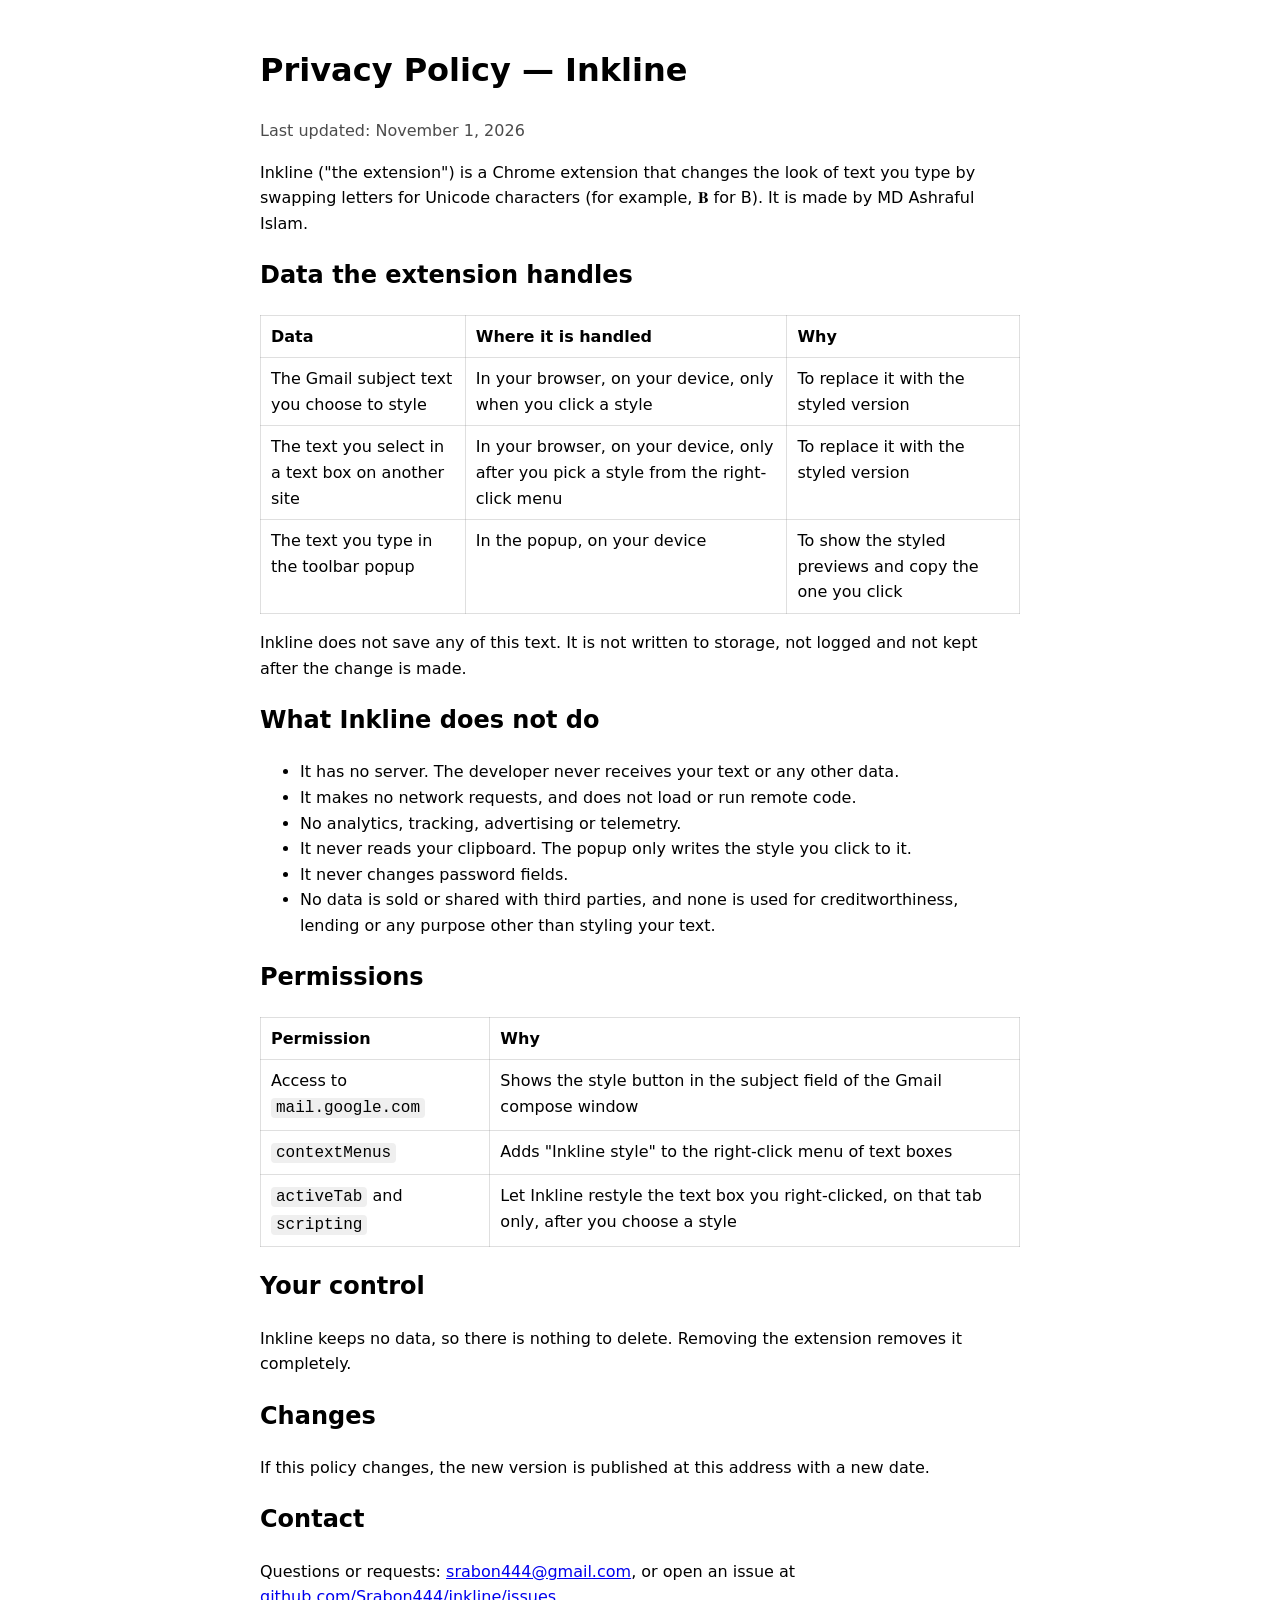
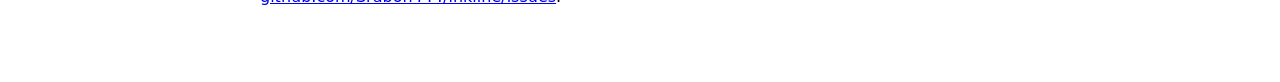
<file: index.html>
<!doctype html>
<html lang="en">
<head>
<meta charset="utf-8">
<meta name="viewport" content="width=device-width, initial-scale=1">
<title>Privacy Policy — Inkline</title>
<style>
  :root { color-scheme: light dark; }
  body { font: 16px/1.6 system-ui, sans-serif; max-width: 760px; margin: 0 auto; padding: 24px 16px 64px; }
  table { border-collapse: collapse; width: 100%; }
  th, td { border: 1px solid #8884; padding: 8px 10px; text-align: left; vertical-align: top; }
  code { background: #8882; padding: 1px 5px; border-radius: 4px; }
  .muted { opacity: .7; }
</style>
</head>
<body>
<h1>Privacy Policy — Inkline</h1>
<p class="muted">Last updated: November 1, 2026</p>

<p>Inkline ("the extension") is a Chrome extension that changes the look of text you type by
swapping letters for Unicode characters (for example, 𝐁 for B). It is made by MD Ashraful Islam.</p>

<h2>Data the extension handles</h2>
<table>
<tr><th>Data</th><th>Where it is handled</th><th>Why</th></tr>
<tr><td>The Gmail subject text you choose to style</td><td>In your browser, on your device, only when you click a style</td><td>To replace it with the styled version</td></tr>
<tr><td>The text you select in a text box on another site</td><td>In your browser, on your device, only after you pick a style from the right-click menu</td><td>To replace it with the styled version</td></tr>
<tr><td>The text you type in the toolbar popup</td><td>In the popup, on your device</td><td>To show the styled previews and copy the one you click</td></tr>
</table>
<p>Inkline does not save any of this text. It is not written to storage, not logged and not kept after the change is made.</p>

<h2>What Inkline does not do</h2>
<ul>
<li>It has no server. The developer never receives your text or any other data.</li>
<li>It makes no network requests, and does not load or run remote code.</li>
<li>No analytics, tracking, advertising or telemetry.</li>
<li>It never reads your clipboard. The popup only writes the style you click to it.</li>
<li>It never changes password fields.</li>
<li>No data is sold or shared with third parties, and none is used for creditworthiness, lending or any purpose other than styling your text.</li>
</ul>

<h2>Permissions</h2>
<table>
<tr><th>Permission</th><th>Why</th></tr>
<tr><td>Access to <code>mail.google.com</code></td><td>Shows the style button in the subject field of the Gmail compose window</td></tr>
<tr><td><code>contextMenus</code></td><td>Adds "Inkline style" to the right-click menu of text boxes</td></tr>
<tr><td><code>activeTab</code> and <code>scripting</code></td><td>Let Inkline restyle the text box you right-clicked, on that tab only, after you choose a style</td></tr>
</table>

<h2>Your control</h2>
<p>Inkline keeps no data, so there is nothing to delete. Removing the extension removes it completely.</p>

<h2>Changes</h2>
<p>If this policy changes, the new version is published at this address with a new date.</p>

<h2>Contact</h2>
<p>Questions or requests: <a href="mailto:srabon444@gmail.com">srabon444@gmail.com</a>, or open an issue at
<a href="https://github.com/Srabon444/inkline/issues">github.com/Srabon444/inkline/issues</a>.</p>
</body>
</html>
</file>
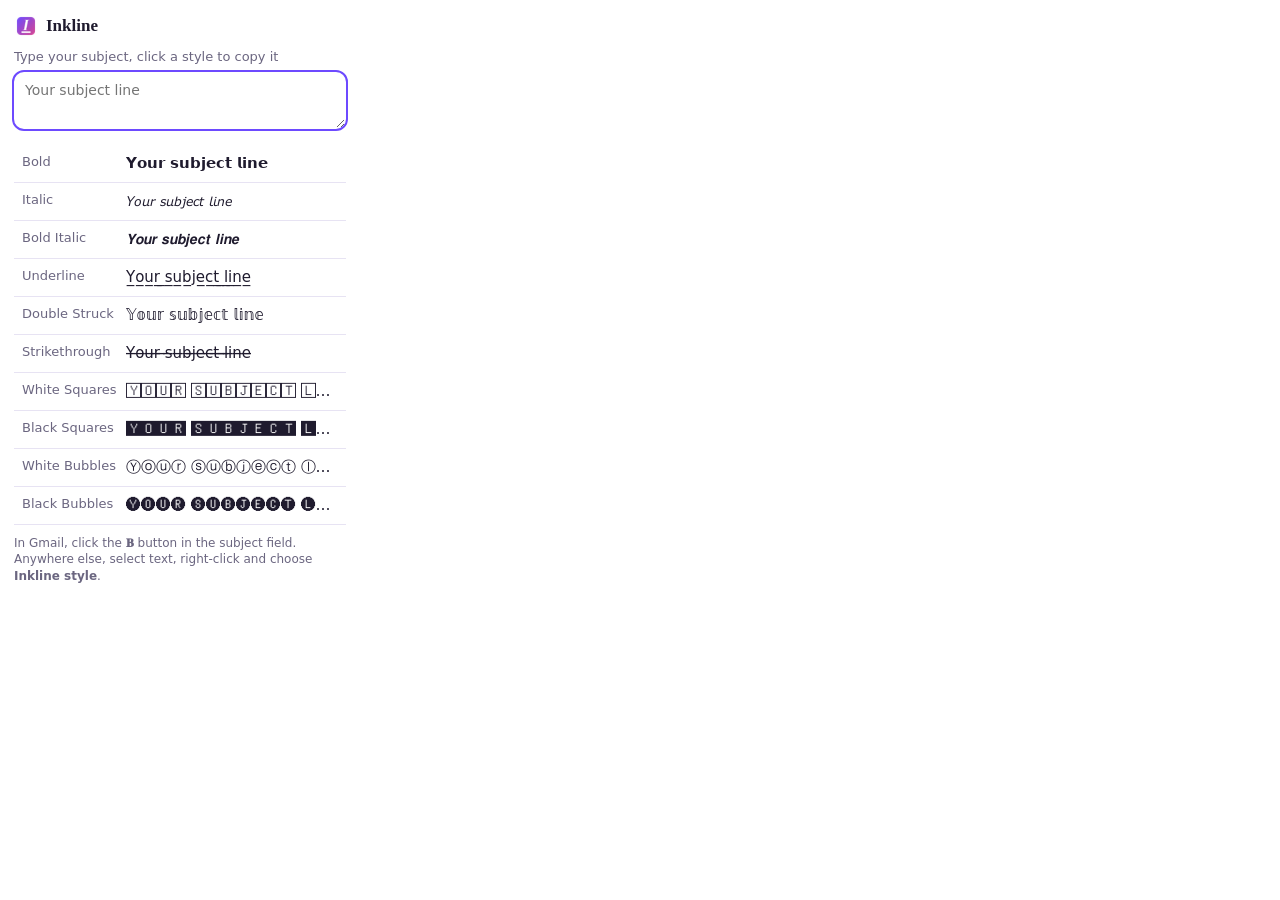
<file: popup.html>
<!doctype html>
<html lang="en">
  <head>
    <meta charset="utf-8" />
    <title>Inkline</title>
    <link rel="stylesheet" href="popup.css" />
  </head>
  <body>
    <header>
      <img src="icons/icon32.png" alt="" width="24" height="24" />
      <h1>Inkline</h1>
    </header>
    <label for="text">Type your subject, click a style to copy it</label>
    <textarea id="text" rows="2" maxlength="300" placeholder="Your subject line" autofocus></textarea>
    <ul id="list"></ul>
    <footer>
      In Gmail, click the <b>𝐁</b> button in the subject field. Anywhere else, select text, right-click and choose
      <b>Inkline style</b>.
    </footer>
    <script src="styles.js"></script>
    <script src="popup.js"></script>
  </body>
</html>
</file>
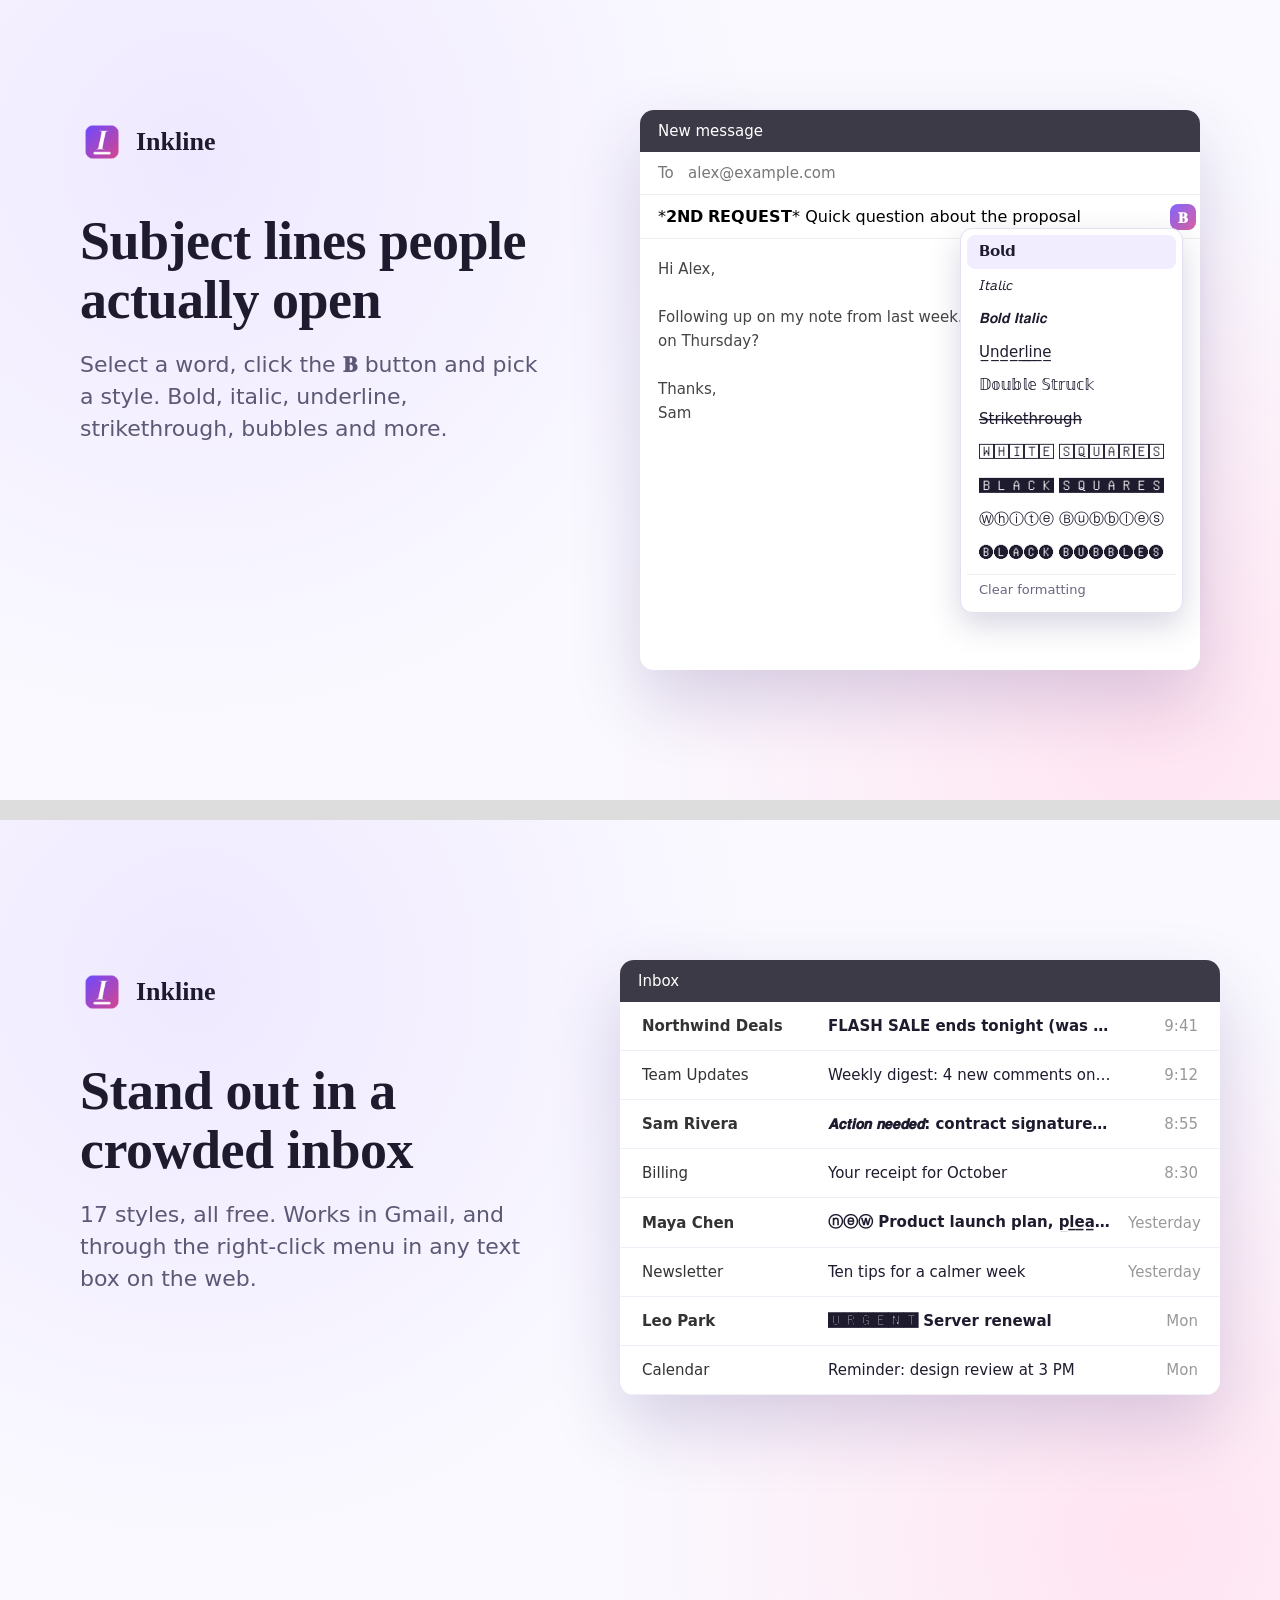
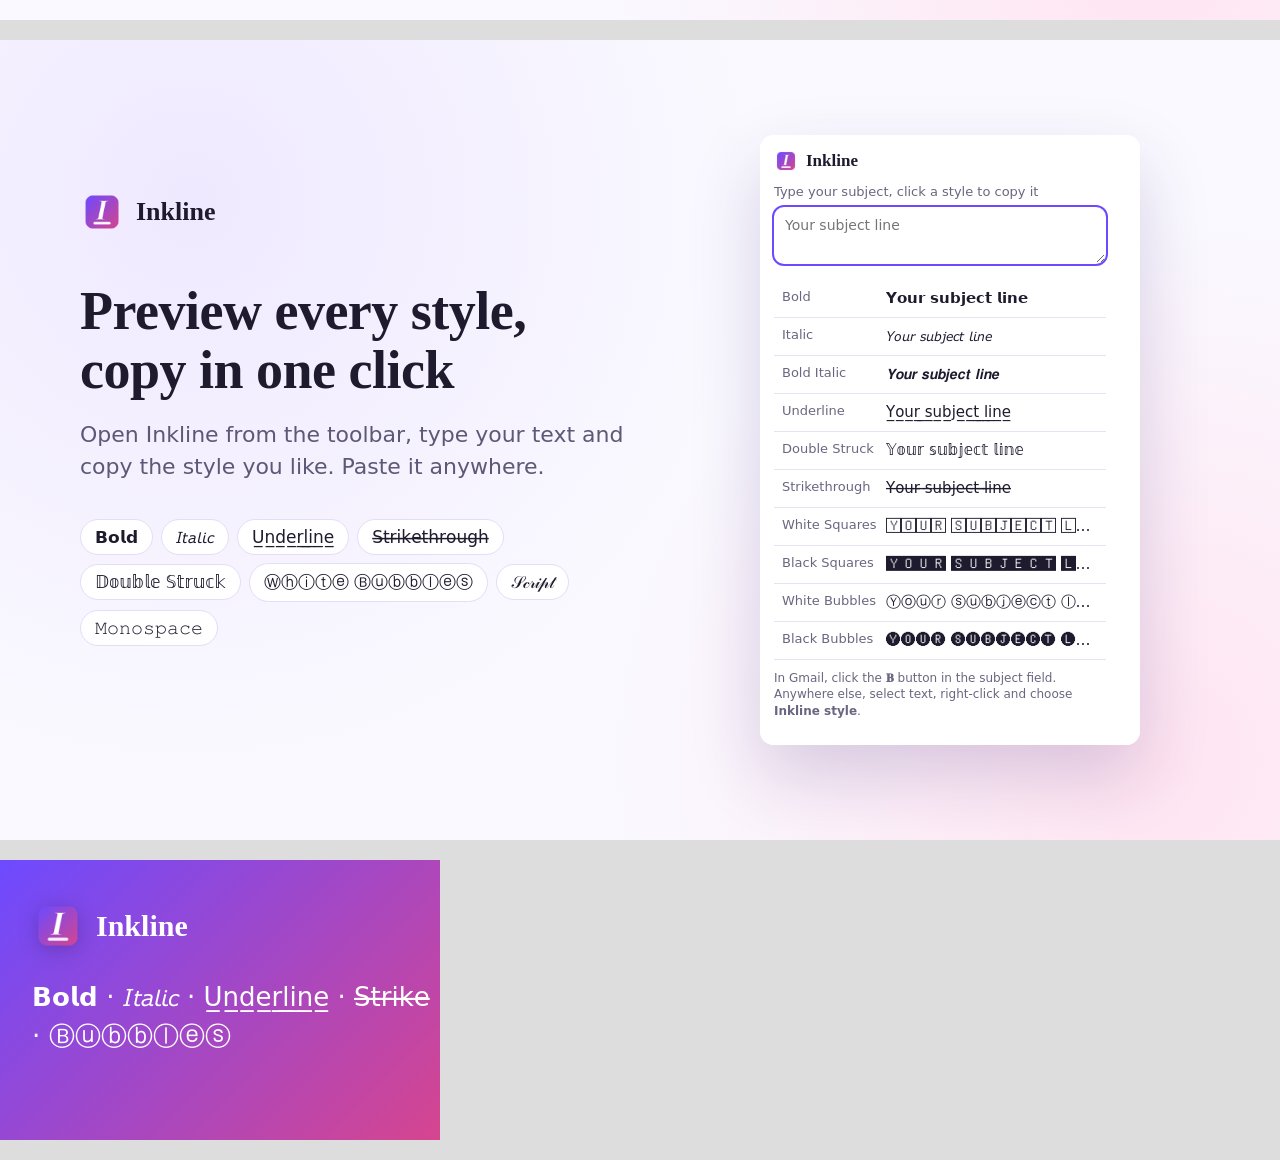
<file: tools/store-assets.html>
<!doctype html>
<html lang="en">
<head>
<meta charset="utf-8">
<link rel="stylesheet" href="../content.css">
<style>
  body { margin: 0; background: #ddd; font-family: system-ui, sans-serif; color: #1f1b2e; }
  .shot { width: 1280px; height: 800px; position: relative; overflow: hidden; margin-bottom: 20px;
    background: radial-gradient(circle at 15% 20%, #efe9ff 0, transparent 45%), radial-gradient(circle at 90% 90%, #ffe4f1 0, transparent 40%), #faf9ff; }
  .tile { width: 440px; height: 280px; position: relative; overflow: hidden; margin-bottom: 20px;
    background: linear-gradient(135deg, #6d4aff, #d6458f); color: #fff; }
  h1 { font: 700 54px/1.1 Georgia, serif; margin: 0 0 18px; letter-spacing: -0.5px; }
  p.lead { font-size: 22px; color: #5d5875; margin: 0; line-height: 1.45; }
  .copy { position: absolute; left: 80px; top: 120px; width: 470px; }
  .brand { display: flex; align-items: center; gap: 12px; font: 600 26px Georgia, serif; margin-bottom: 48px; }
  .brand img { width: 44px; height: 44px; }
  .win { position: absolute; background: #fff; border-radius: 14px; box-shadow: 0 30px 70px rgba(50, 30, 110, .18); overflow: hidden; }
  .win .bar { background: #3c3a47; color: #fff; padding: 12px 18px; font-size: 15px; }
  .row { border-bottom: 1px solid #eee; padding: 12px 18px; font-size: 15px; color: #777; }
  .subject-wrap { position: relative; }
  .subject-wrap input { width: 100%; box-sizing: border-box; border: 0; border-bottom: 1px solid #eee; padding: 12px 18px; font: 16px system-ui, sans-serif; outline: none; }
  .body { padding: 18px; font-size: 15px; color: #444; line-height: 1.6; }
  .inkline-menu { position: absolute; }
  .mail { display: grid; grid-template-columns: 170px 1fr 70px; gap: 16px; padding: 15px 22px; border-bottom: 1px solid #f0eef6; font-size: 15px; align-items: center; }
  .mail.unread { font-weight: 600; }
  .mail .from { color: #333; } .mail .subj { white-space: nowrap; overflow: hidden; text-overflow: ellipsis; } .mail .time { color: #999; text-align: right; font-weight: 400; }
  .pill { display: inline-block; margin: 8px 8px 0 0; padding: 7px 14px; border-radius: 99px; background: #fff; border: 1px solid #e3ddf7; font-size: 17px; }
</style>
</head>
<body>
<section class="shot" id="shot1">
  <div class="copy">
    <div class="brand"><img src="../icons/icon128.png" alt=""> Inkline</div>
    <h1>Subject lines people actually open</h1>
    <p class="lead">Select a word, click the <b>𝐁</b> button and pick a style. Bold, italic, underline, strikethrough, bubbles and more.</p>
  </div>
  <div class="win" style="left:640px;top:110px;width:560px;height:560px">
    <div class="bar">New message</div>
    <div class="row">To&nbsp;&nbsp; alex@example.com</div>
    <div class="subject-wrap"><input class="inkline-input" data-text="*2ND REQUEST* Quick question about the proposal" data-bold="1,12"><button class="inkline-btn">𝐁</button></div>
    <div class="body">Hi Alex,<br><br>Following up on my note from last week. Do you have five minutes on Thursday?<br><br>Thanks,<br>Sam</div>
  </div>
  <div class="inkline-menu" id="menu1" style="left:960px;top:228px"></div>
</section>

<section class="shot" id="shot2">
  <div class="copy" style="top:150px">
    <div class="brand"><img src="../icons/icon128.png" alt=""> Inkline</div>
    <h1>Stand out in a crowded inbox</h1>
    <p class="lead">17 styles, all free. Works in Gmail, and through the right-click menu in any text box on the web.</p>
  </div>
  <div class="win" style="left:620px;top:140px;width:600px">
    <div class="bar">Inbox</div>
    <div id="inbox"></div>
  </div>
</section>

<section class="shot" id="shot3">
  <div class="copy" style="top:150px;width:560px">
    <div class="brand"><img src="../icons/icon128.png" alt=""> Inkline</div>
    <h1>Preview every style, copy in one click</h1>
    <p class="lead">Open Inkline from the toolbar, type your text and copy the style you like. Paste it anywhere.</p>
    <div id="pills" style="margin-top:28px"></div>
  </div>
  <div class="win" style="left:760px;top:95px;width:380px;height:610px">
    <iframe src="../popup.html" style="width:380px;height:610px;border:0"></iframe>
  </div>
</section>

<section class="tile" id="tile">
  <div style="position:absolute;left:32px;top:40px">
    <div style="display:flex;align-items:center;gap:12px;font:600 30px Georgia,serif"><img src="../icons/icon128.png" style="width:52px;height:52px;filter:drop-shadow(0 4px 10px rgba(0,0,0,.2))" alt=""> Inkline</div>
    <div id="tileText" style="margin-top:26px;font-size:26px;line-height:1.5"></div>
  </div>
</section>

<script src="../styles.js"></script>
<script>
  const A = Inkline.apply;
  const input = document.querySelector('.subject-wrap input');
  input.value = '*' + A('bold', '2ND REQUEST') + '* Quick question about the proposal';

  const menu = document.getElementById('menu1');
  for (const s of [...Inkline.STYLES.slice(0, 10), { id: 'clear', name: 'Clear formatting' }]) {
    const b = document.createElement('button');
    b.className = 'inkline-item' + (s.id === 'clear' ? ' inkline-clear' : '');
    b.textContent = s.id === 'clear' ? s.name : A(s.id, s.name);
    if (s.id === 'bold') b.style.background = '#f1edff';
    menu.append(b);
  }

  const mails = [
    ['Northwind Deals', A('bold', 'FLASH SALE') + ' ends tonight (was $' + A('strike', '200') + ', now ' + A('bold', '$49') + ')', '9:41'],
    ['Team Updates', 'Weekly digest: 4 new comments on your doc', '9:12'],
    ['Sam Rivera', A('boldItalic', 'Action needed:') + ' contract signature by Friday', '8:55'],
    ['Billing', 'Your receipt for October', '8:30'],
    ['Maya Chen', A('whiteBubbles', 'new') + ' Product launch plan, ' + A('underline', 'please review'), 'Yesterday'],
    ['Newsletter', 'Ten tips for a calmer week', 'Yesterday'],
    ['Leo Park', A('blackSquares', 'URGENT') + ' Server renewal', 'Mon'],
    ['Calendar', 'Reminder: design review at 3 PM', 'Mon'],
  ];
  document.getElementById('inbox').innerHTML = mails.map(([f, s, t], i) =>
    `<div class="mail ${[0, 2, 4, 6].includes(i) ? 'unread' : ''}"><span class="from"></span><span class="subj"></span><span class="time">${t}</span></div>`).join('');
  document.querySelectorAll('#inbox .mail').forEach((el, i) => { el.querySelector('.from').textContent = mails[i][0]; el.querySelector('.subj').textContent = mails[i][1]; });

  document.getElementById('pills').append(...['bold', 'italic', 'underline', 'strike', 'doubleStruck', 'whiteBubbles', 'script', 'mono'].map((id) =>
    Object.assign(document.createElement('span'), { className: 'pill', textContent: A(id, Inkline.STYLES.find((s) => s.id === id).name) })));

  document.getElementById('tileText').innerHTML = [A('bold', 'Bold'), A('italic', 'Italic'), A('underline', 'Underline'), A('strike', 'Strike'), A('whiteBubbles', 'Bubbles')].map((t) => `<span>${t}</span>`).join(' · ');
</script>
</body>
</html>
</file>
<file: popup.css>
:root {
  --bg: #ffffff;
  --fg: #1f1b2e;
  --muted: #6b6680;
  --line: #e7e3f3;
  --hover: #f4f1ff;
  --accent: #6d4aff;
  --ok: #138a55;
}

@media (prefers-color-scheme: dark) {
  :root {
    --bg: #1b1925;
    --fg: #ece9f7;
    --muted: #a39dbb;
    --line: #34304a;
    --hover: #2a2640;
    --accent: #a08bff;
    --ok: #4cd394;
  }
}

* {
  box-sizing: border-box;
}

body {
  width: 360px;
  margin: 0;
  padding: 14px;
  background: var(--bg);
  color: var(--fg);
  font: 13px/1.4 system-ui, sans-serif;
}

header {
  display: flex;
  align-items: center;
  gap: 8px;
  margin-bottom: 10px;
}

h1 {
  margin: 0;
  font: 600 17px Georgia, serif;
}

label {
  display: block;
  margin-bottom: 6px;
  color: var(--muted);
}

textarea {
  width: 100%;
  padding: 8px 10px;
  border: 1px solid var(--line);
  border-radius: 10px;
  background: transparent;
  color: inherit;
  font: inherit;
  font-size: 14px;
  resize: vertical;
}

textarea:focus {
  outline: 2px solid var(--accent);
  border-color: transparent;
}

ul {
  max-height: 380px;
  margin: 10px 0;
  padding: 0;
  overflow-y: auto;
  list-style: none;
}

li button {
  display: grid;
  grid-template-columns: 96px 1fr;
  gap: 8px;
  width: 100%;
  padding: 8px;
  border: 0;
  border-bottom: 1px solid var(--line);
  background: none;
  color: inherit;
  font: inherit;
  text-align: left;
  cursor: pointer;
}

li button:hover,
li button:focus-visible {
  background: var(--hover);
}

.name {
  color: var(--muted);
}

.out {
  overflow: hidden;
  font-size: 15px;
  text-overflow: ellipsis;
  white-space: nowrap;
}

.copied .name {
  color: var(--ok);
  font-weight: 600;
}

footer {
  color: var(--muted);
  font-size: 12px;
}
</file>
<file: content.css>
.inkline-input {
  padding-right: 32px !important;
}

.inkline-btn {
  position: absolute;
  right: 4px;
  top: 50%;
  transform: translateY(-50%);
  width: 26px;
  height: 26px;
  border: 0;
  border-radius: 8px;
  background: linear-gradient(135deg, #6d4aff, #d6458f);
  color: #fff;
  font: 600 15px/26px Georgia, serif;
  cursor: pointer;
  z-index: 2;
  opacity: 0.85;
  transition: opacity 0.15s, transform 0.15s;
}

.inkline-btn:hover,
.inkline-btn:focus-visible {
  opacity: 1;
  transform: translateY(-50%) scale(1.08);
}

.inkline-menu {
  position: fixed;
  z-index: 2147483647;
  display: grid;
  min-width: 200px;
  max-height: 70vh;
  overflow-y: auto;
  padding: 6px;
  background: #fff;
  border: 1px solid #e3e0f0;
  border-radius: 12px;
  box-shadow: 0 12px 32px rgba(40, 20, 90, 0.18);
}

.inkline-item {
  padding: 7px 12px;
  border: 0;
  border-radius: 8px;
  background: none;
  color: #1f1b2e;
  font: 15px/1.3 system-ui, sans-serif;
  text-align: left;
  cursor: pointer;
  white-space: nowrap;
}

.inkline-item:hover,
.inkline-item:focus-visible {
  background: #f1edff;
}

.inkline-clear {
  margin-top: 4px;
  border-top: 1px solid #eee;
  border-radius: 0 0 8px 8px;
  color: #6b6680;
  font-size: 13px;
}
</file>
